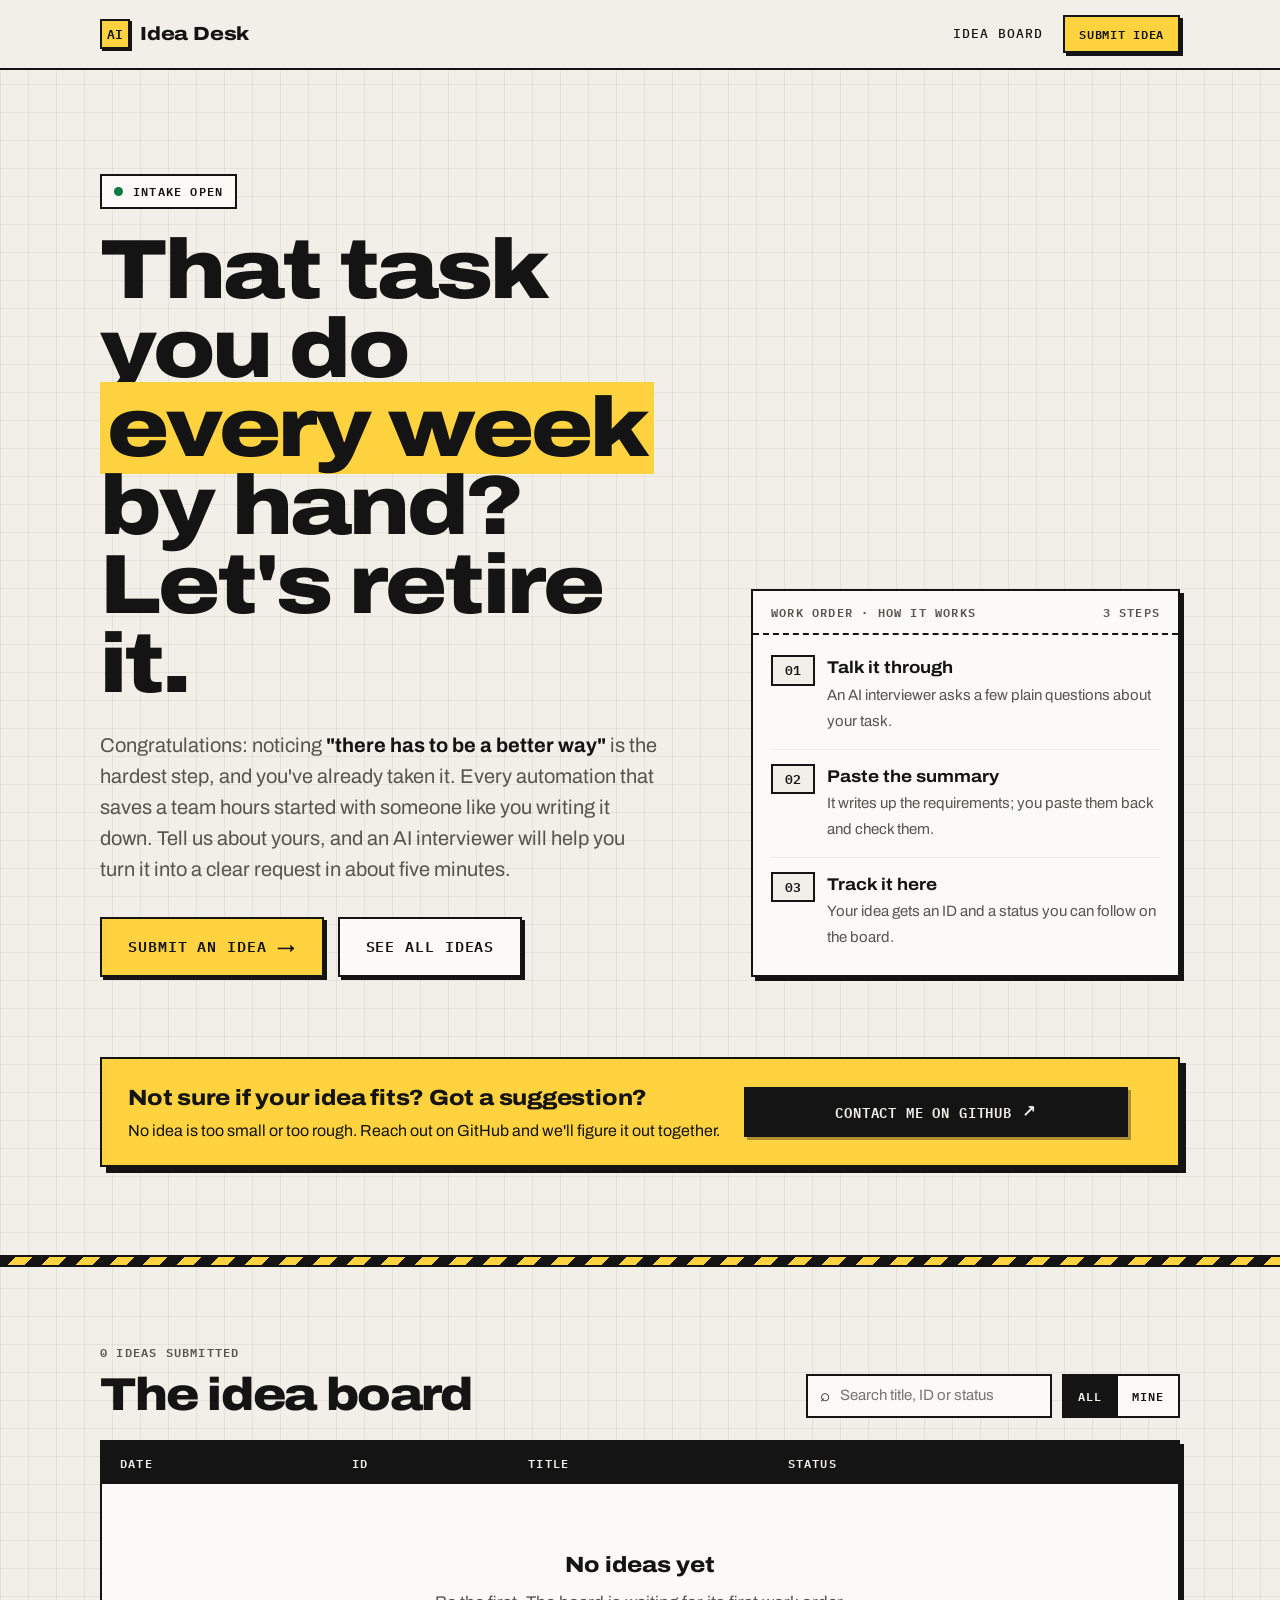
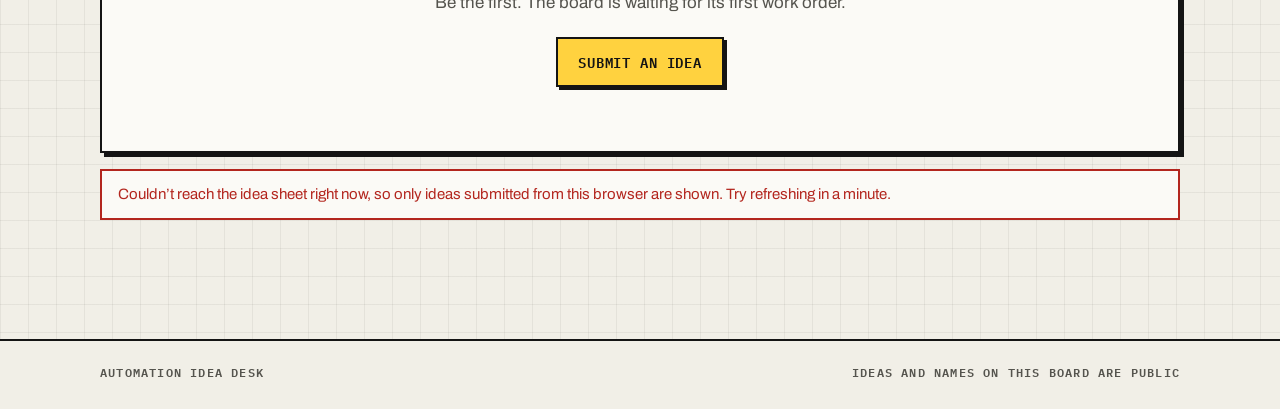
<file: index.html>
<!doctype html>
<html lang="en">
<head>
  <meta charset="utf-8">
  <meta name="viewport" content="width=device-width, initial-scale=1">
  <title>Automation Idea Desk</title>
  <meta name="description" content="Submit an idea for automating a repetitive task and track its status.">
  <link rel="preconnect" href="https://fonts.googleapis.com">
  <link rel="preconnect" href="https://fonts.gstatic.com" crossorigin>
  <link href="https://fonts.googleapis.com/css2?family=Archivo:wdth,wght@62..125,400..900&family=IBM+Plex+Mono:wght@400;500;600&display=swap" rel="stylesheet">
  <link rel="stylesheet" href="assets/css/style.css">
  <link rel="icon" href="data:image/svg+xml,<svg xmlns='http://www.w3.org/2000/svg' viewBox='0 0 32 32'><rect x='2' y='2' width='28' height='28' fill='%23ffd23f' stroke='%23141414' stroke-width='3'/><text x='16' y='22' font-family='monospace' font-size='15' font-weight='700' text-anchor='middle' fill='%23141414'>AI</text></svg>">
</head>
<body>
  <header class="site-header">
    <div class="wrap">
      <a class="brand" href="./"><span class="brand-mark" aria-hidden="true">AI</span>Idea Desk</a>
      <nav class="nav" aria-label="Main">
        <a class="nav-text" href="#board">Idea board</a>
        <a class="btn btn--sm" href="submit.html">Submit idea</a>
      </nav>
    </div>
  </header>

  <main>
    <section class="hero">
      <div class="wrap">
        <div>
          <span class="kicker">Intake open</span>
          <h1 class="display">That task you do <mark>every week</mark> by hand? Let's retire it.</h1>
          <p class="lede">
            Congratulations: noticing <strong>"there has to be a better way"</strong> is the hardest step,
            and you've already taken it. Every automation that saves a team hours started with someone
            like you writing it down. Tell us about yours, and an AI interviewer will help you turn it into
            a clear request in about five minutes.
          </p>
          <div class="hero-actions">
            <a class="btn btn--lg" href="submit.html">Submit an idea <span class="arrow" aria-hidden="true">→</span></a>
            <a class="btn btn--plain btn--lg" href="#board">See all ideas</a>
          </div>
        </div>

        <aside class="ticket" aria-label="How it works">
          <div class="ticket-head">
            <span class="label">Work order · how it works</span>
            <span class="label">3 steps</span>
          </div>
          <ol class="ticket-steps">
            <li><div><b>Talk it through</b><span>An AI interviewer asks a few plain questions about your task.</span></div></li>
            <li><div><b>Paste the summary</b><span>It writes up the requirements; you paste them back and check them.</span></div></li>
            <li><div><b>Track it here</b><span>Your idea gets an ID and a status you can follow on the board.</span></div></li>
          </ol>
        </aside>
      </div>
    </section>

    <section class="contact" aria-labelledby="contact-title">
      <div class="wrap">
        <div class="contact-card">
          <img id="gh-avatar" src="" alt="" width="64" height="64">
          <div>
            <h2 id="contact-title">Not sure if your idea fits? Got a suggestion?</h2>
            <p>No idea is too small or too rough. Reach out on GitHub and we'll figure it out together.</p>
          </div>
          <a class="btn" id="gh-link" href="#" target="_blank" rel="noopener">Contact me on GitHub <span class="arrow" aria-hidden="true">↗</span></a>
        </div>
      </div>
    </section>

    <div class="hazard" aria-hidden="true"></div>

    <section class="section" id="board" aria-labelledby="board-title">
      <div class="wrap">
        <div class="section-head">
          <div>
            <span class="label" id="board-count">Loading…</span>
            <h2 id="board-title">The idea board</h2>
          </div>
          <div class="controls">
            <label class="field-inline">
              <span class="visually-hidden">Search ideas</span>
              <span aria-hidden="true">⌕</span>
              <input type="search" id="search" placeholder="Search title, ID or status">
            </label>
            <div class="toggle" role="group" aria-label="Filter ideas">
              <button type="button" data-filter="all" aria-pressed="true">All</button>
              <button type="button" data-filter="mine" aria-pressed="false">Mine</button>
            </div>
          </div>
        </div>

        <div class="board">
          <table>
            <thead>
              <tr>
                <th scope="col">Date</th>
                <th scope="col">ID</th>
                <th scope="col">Title</th>
                <th scope="col">Status</th>
                <th scope="col"><span class="visually-hidden">Open</span></th>
              </tr>
            </thead>
            <tbody id="board-body">
              <tr class="skeleton-row"><td colspan="5"><span style="width:70%"></span></td></tr>
              <tr class="skeleton-row"><td colspan="5"><span style="width:55%"></span></td></tr>
              <tr class="skeleton-row"><td colspan="5"><span style="width:62%"></span></td></tr>
            </tbody>
          </table>
        </div>
        <div id="board-notice"></div>
      </div>
    </section>
  </main>

  <footer class="site-footer">
    <div class="wrap">
      <span class="label">Automation Idea Desk</span>
      <span class="label">Ideas and names on this board are public</span>
    </div>
  </footer>

  <script type="module" src="assets/js/index.js"></script>
</body>
</html>
</file>
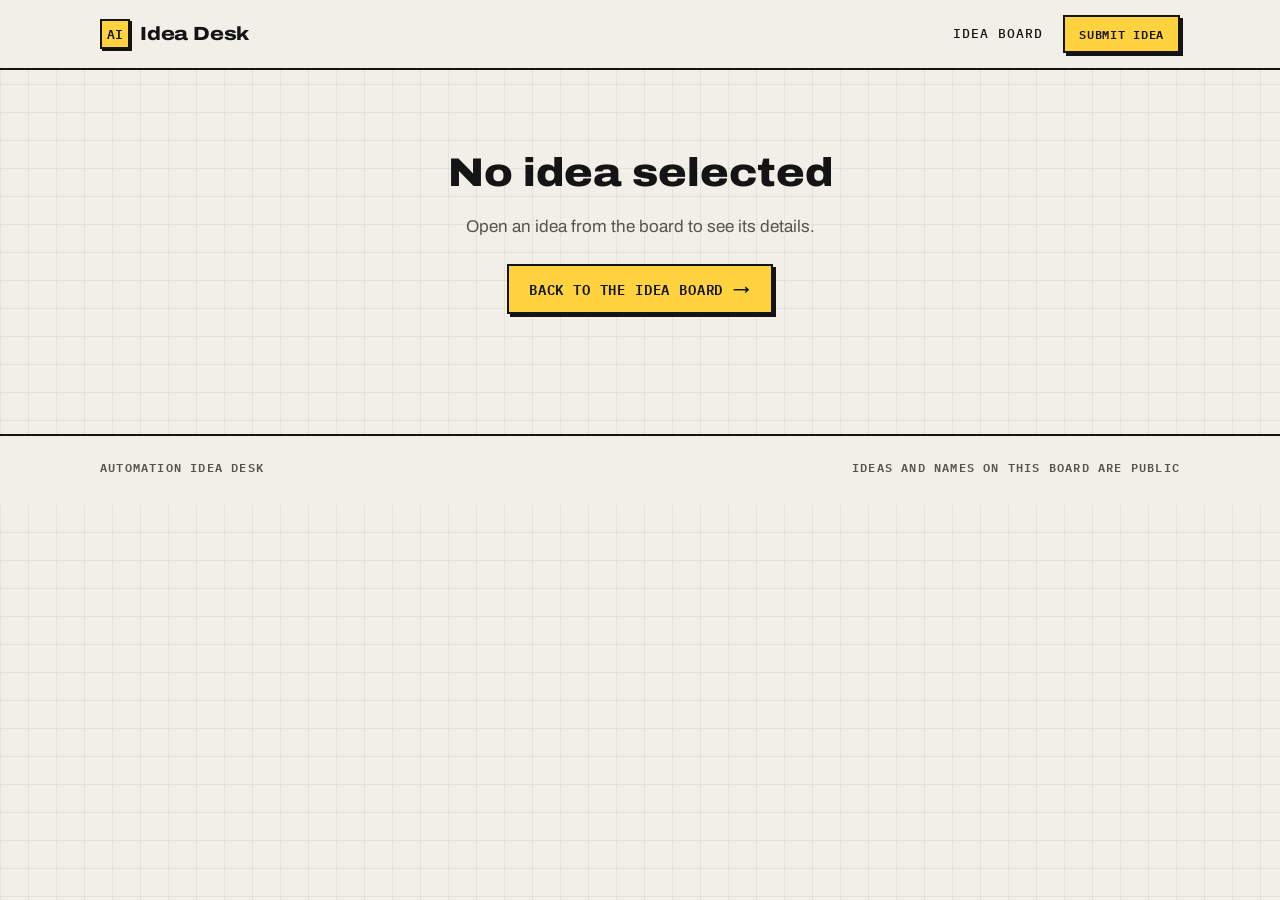
<file: request.html>
<!doctype html>
<html lang="en">
<head>
  <meta charset="utf-8">
  <meta name="viewport" content="width=device-width, initial-scale=1">
  <title>Idea Details</title>
  <meta name="description" content="Full details and status of a submitted automation idea.">
  <link rel="preconnect" href="https://fonts.googleapis.com">
  <link rel="preconnect" href="https://fonts.gstatic.com" crossorigin>
  <link href="https://fonts.googleapis.com/css2?family=Archivo:wdth,wght@62..125,400..900&family=IBM+Plex+Mono:wght@400;500;600&display=swap" rel="stylesheet">
  <link rel="stylesheet" href="assets/css/style.css">
  <link rel="icon" href="data:image/svg+xml,<svg xmlns='http://www.w3.org/2000/svg' viewBox='0 0 32 32'><rect x='2' y='2' width='28' height='28' fill='%23ffd23f' stroke='%23141414' stroke-width='3'/><text x='16' y='22' font-family='monospace' font-size='15' font-weight='700' text-anchor='middle' fill='%23141414'>AI</text></svg>">
</head>
<body>
  <header class="site-header">
    <div class="wrap">
      <a class="brand" href="./"><span class="brand-mark" aria-hidden="true">AI</span>Idea Desk</a>
      <nav class="nav" aria-label="Main">
        <a class="nav-text" href="./#board">Idea board</a>
        <a class="btn btn--sm" href="submit.html">Submit idea</a>
      </nav>
    </div>
  </header>

  <main class="wrap" id="detail">
    <div class="state"><p class="label">Loading idea…</p></div>
  </main>

  <footer class="site-footer">
    <div class="wrap">
      <span class="label">Automation Idea Desk</span>
      <span class="label">Ideas and names on this board are public</span>
    </div>
  </footer>

  <script type="module" src="assets/js/request.js"></script>
</body>
</html>
</file>
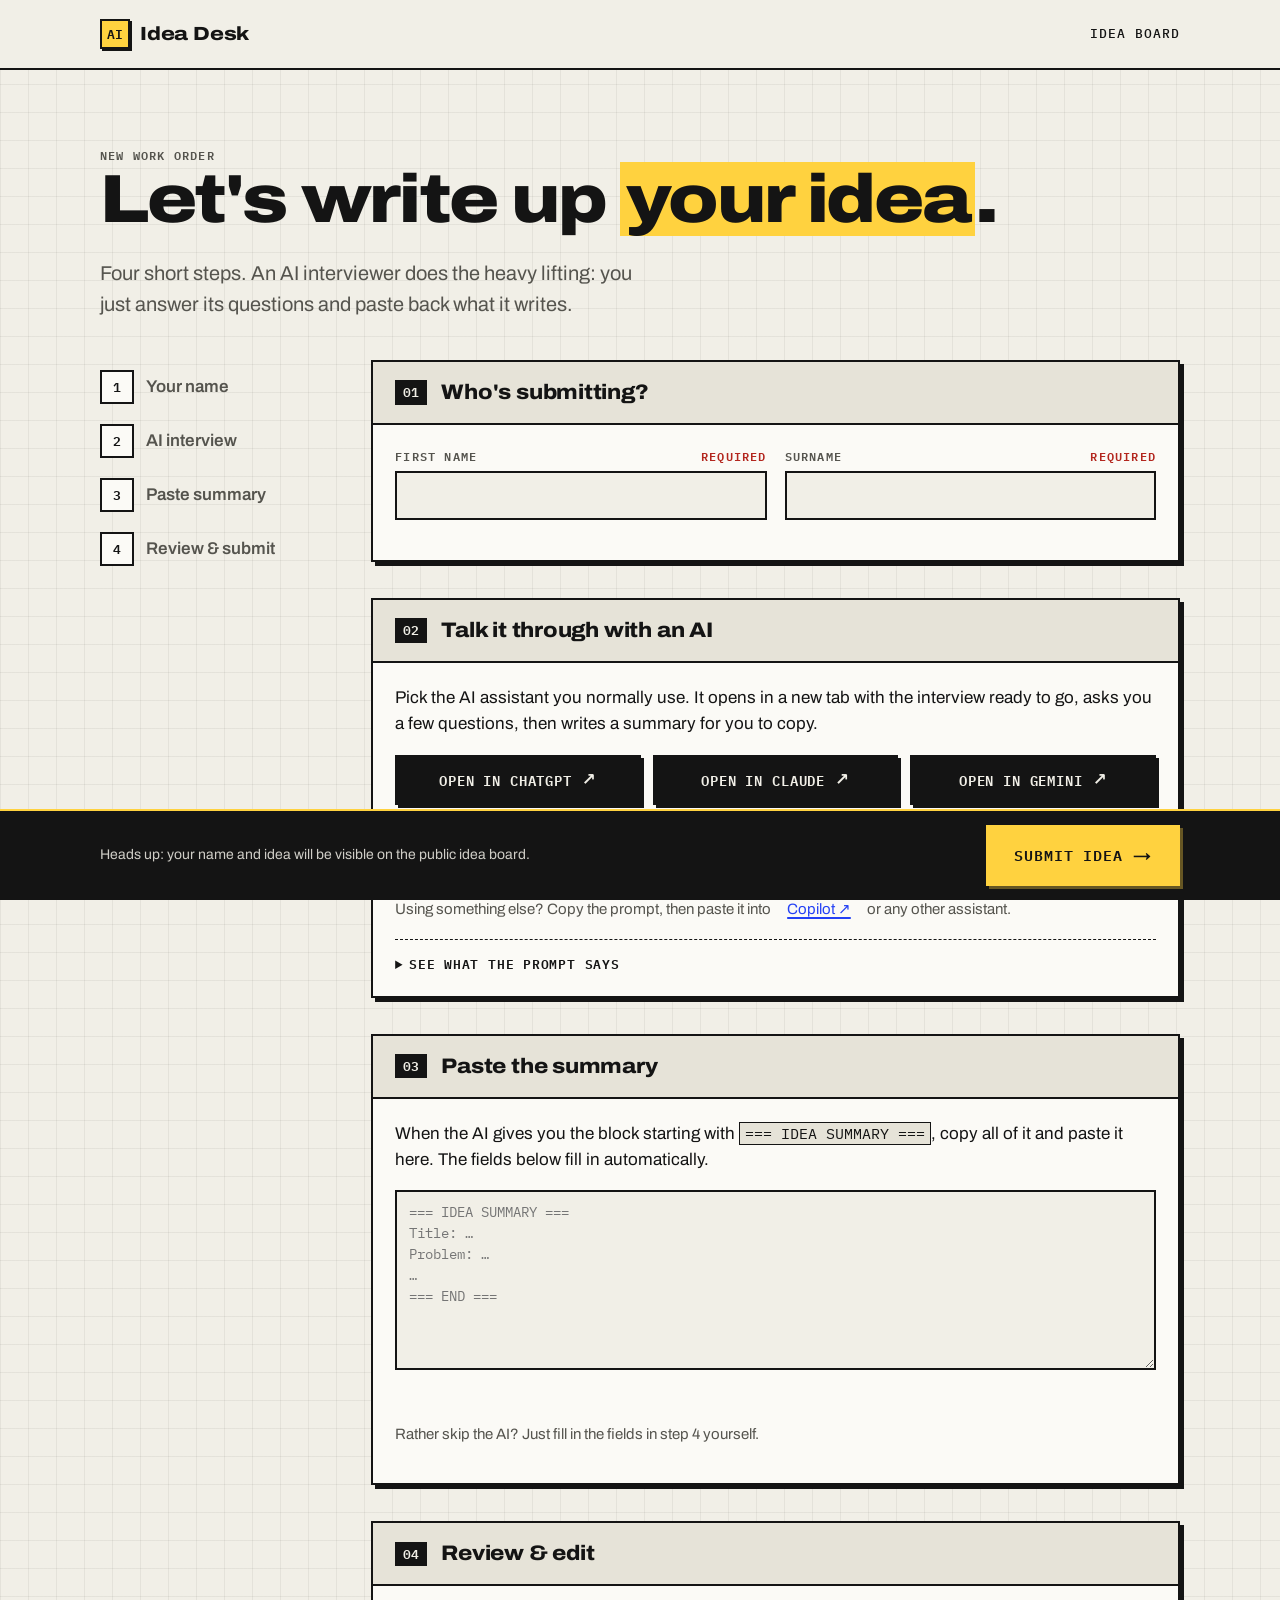
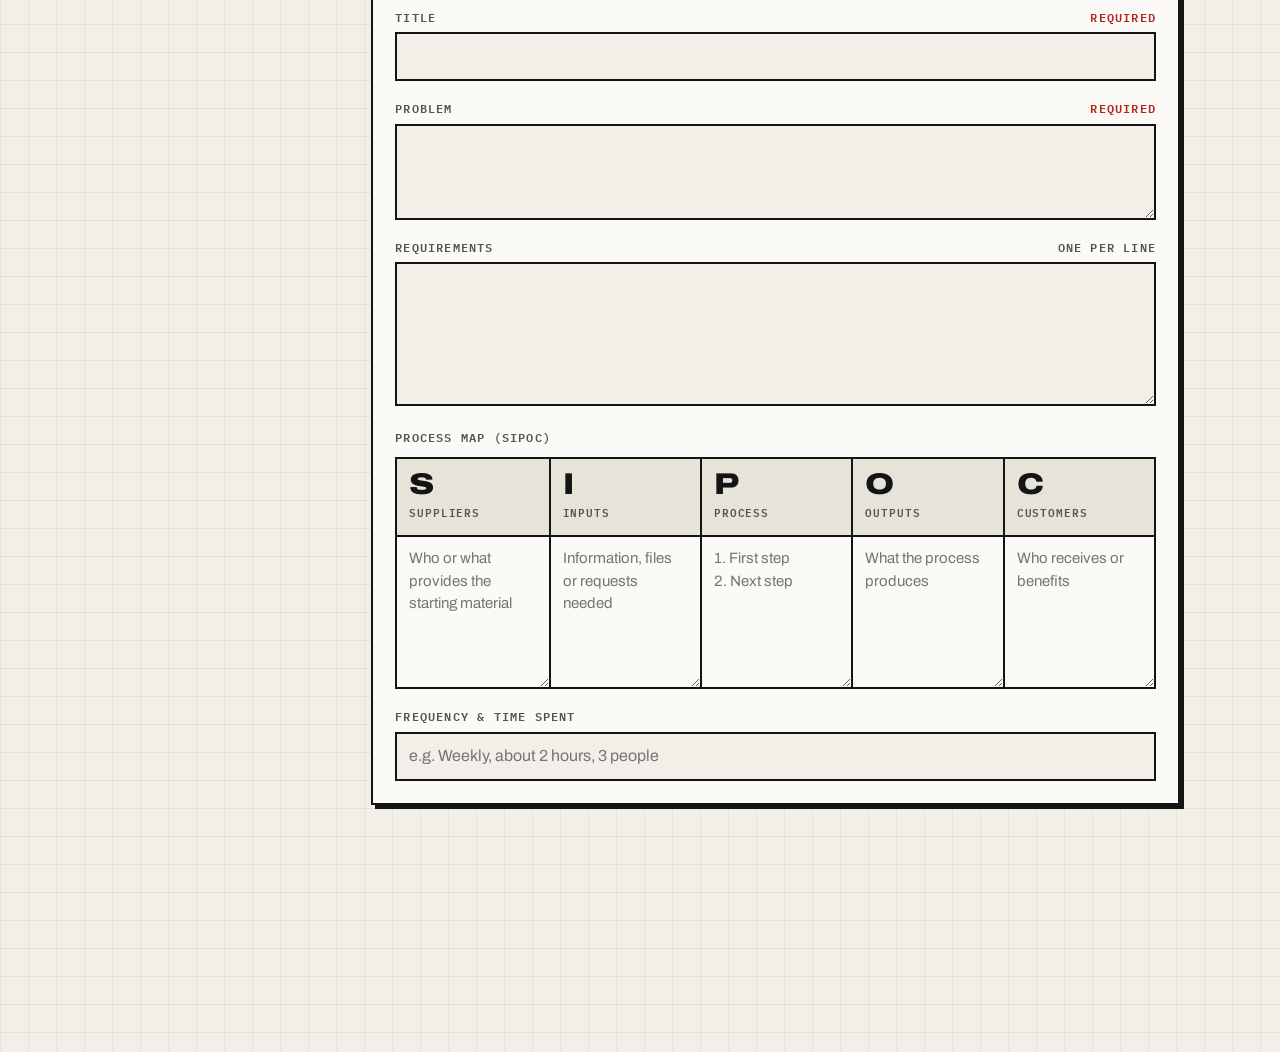
<file: submit.html>
<!doctype html>
<html lang="en">
<head>
  <meta charset="utf-8">
  <meta name="viewport" content="width=device-width, initial-scale=1">
  <title>Submit an Idea</title>
  <meta name="description" content="Describe your automation idea with an AI interviewer and submit it.">
  <link rel="preconnect" href="https://fonts.googleapis.com">
  <link rel="preconnect" href="https://fonts.gstatic.com" crossorigin>
  <link href="https://fonts.googleapis.com/css2?family=Archivo:wdth,wght@62..125,400..900&family=IBM+Plex+Mono:wght@400;500;600&display=swap" rel="stylesheet">
  <link rel="stylesheet" href="assets/css/style.css">
  <link rel="icon" href="data:image/svg+xml,<svg xmlns='http://www.w3.org/2000/svg' viewBox='0 0 32 32'><rect x='2' y='2' width='28' height='28' fill='%23ffd23f' stroke='%23141414' stroke-width='3'/><text x='16' y='22' font-family='monospace' font-size='15' font-weight='700' text-anchor='middle' fill='%23141414'>AI</text></svg>">
</head>
<body>
  <header class="site-header">
    <div class="wrap">
      <a class="brand" href="./"><span class="brand-mark" aria-hidden="true">AI</span>Idea Desk</a>
      <nav class="nav" aria-label="Main">
        <a class="nav-text" href="./#board">Idea board</a>
      </nav>
    </div>
  </header>

  <main>
    <section class="page-head">
      <div class="wrap">
        <span class="label">New work order</span>
        <h1 class="display">Let's write up <mark>your idea</mark>.</h1>
        <p class="lede">Four short steps. An AI interviewer does the heavy lifting: you just answer its questions and paste back what it writes.</p>
      </div>
    </section>

    <form class="wrap steps-layout" id="idea-form" novalidate>
      <ol class="step-rail" aria-label="Progress">
        <li data-rail="1"><span class="num"><span>1</span></span>Your name</li>
        <li data-rail="2"><span class="num"><span>2</span></span>AI interview</li>
        <li data-rail="3"><span class="num"><span>3</span></span>Paste summary</li>
        <li data-rail="4"><span class="num"><span>4</span></span>Review &amp; submit</li>
      </ol>

      <div>
        <!-- Step 1 -->
        <section class="step" id="step-1" aria-labelledby="s1-title">
          <div class="step-head"><span class="num">01</span><h2 id="s1-title">Who's submitting?</h2></div>
          <div class="step-body">
            <div class="grid-2">
              <div class="field">
                <label class="label" for="firstName">First name <span class="req">Required</span></label>
                <input type="text" id="firstName" name="firstName" autocomplete="given-name" required>
              </div>
              <div class="field">
                <label class="label" for="surname">Surname <span class="req">Required</span></label>
                <input type="text" id="surname" name="surname" autocomplete="family-name" required>
              </div>
            </div>
            <div class="honeypot" aria-hidden="true">
              <label for="website">Leave this empty</label>
              <input type="text" id="website" name="website" tabindex="-1" autocomplete="off">
            </div>
          </div>
        </section>

        <!-- Step 2 -->
        <section class="step" id="step-2" aria-labelledby="s2-title">
          <div class="step-head"><span class="num">02</span><h2 id="s2-title">Talk it through with an AI</h2></div>
          <div class="step-body">
            <p>Pick the AI assistant you normally use. It opens in a new tab with the interview ready to go, asks you a few questions, then writes a summary for you to copy.</p>
            <div class="ai-buttons" id="ai-buttons">
              <a class="btn btn--ink" id="open-chatgpt" href="#" target="_blank" rel="noopener">Open in ChatGPT <span class="arrow" aria-hidden="true">↗</span></a>
              <a class="btn btn--ink" id="open-claude" href="#" target="_blank" rel="noopener">Open in Claude <span class="arrow" aria-hidden="true">↗</span></a>
              <a class="btn btn--ink" id="open-gemini" href="https://gemini.google.com/app" target="_blank" rel="noopener">Open in Gemini <span class="arrow" aria-hidden="true">↗</span></a>
            </div>
            <p class="parse-status" id="gemini-status" role="status" aria-live="polite"></p>
            <div class="copy-flow">
              <div><button type="button" class="btn btn--plain" id="copy-prompt">Copy interview prompt</button></div>
              <div class="links hint">
                <span>Using something else? Copy the prompt, then paste it into</span>
                <a href="https://copilot.microsoft.com/" target="_blank" rel="noopener">Copilot ↗</a>
                <span>or any other assistant.</span>
              </div>
            </div>
            <details class="prompt-peek">
              <summary>See what the prompt says</summary>
              <pre id="prompt-text"></pre>
            </details>
          </div>
        </section>

        <!-- Step 3 -->
        <section class="step" id="step-3" aria-labelledby="s3-title">
          <div class="step-head"><span class="num">03</span><h2 id="s3-title">Paste the summary</h2></div>
          <div class="step-body paste-box">
            <p>When the AI gives you the block starting with <code>=== IDEA SUMMARY ===</code>, copy all of it and paste it here. The fields below fill in automatically.</p>
            <label class="visually-hidden" for="paste">Paste the AI summary</label>
            <textarea id="paste" placeholder="=== IDEA SUMMARY ===&#10;Title: …&#10;Problem: …&#10;…&#10;=== END ==="></textarea>
            <p class="parse-status" id="parse-status" role="status" aria-live="polite"></p>
            <p class="hint">Rather skip the AI? Just fill in the fields in step 4 yourself.</p>
          </div>
        </section>

        <!-- Step 4 -->
        <section class="step" id="step-4" aria-labelledby="s4-title">
          <div class="step-head"><span class="num">04</span><h2 id="s4-title">Review &amp; edit</h2></div>
          <div class="step-body">
            <div class="field">
              <label class="label" for="title">Title <span class="req">Required</span></label>
              <input type="text" id="title" name="title" maxlength="120" required>
            </div>
            <div class="field">
              <label class="label" for="problem">Problem <span class="req">Required</span></label>
              <textarea id="problem" name="problem" required></textarea>
            </div>
            <div class="field">
              <label class="label" for="requirements">Requirements <span>One per line</span></label>
              <textarea id="requirements" name="requirements" rows="5"></textarea>
            </div>

            <span class="label">Process map (SIPOC)</span>
            <div class="sipoc">
              <div class="sipoc-col">
                <header><b>S</b><small><label for="suppliers">Suppliers</label></small></header>
                <textarea id="suppliers" name="suppliers" placeholder="Who or what provides the starting material"></textarea>
              </div>
              <div class="sipoc-col">
                <header><b>I</b><small><label for="inputs">Inputs</label></small></header>
                <textarea id="inputs" name="inputs" placeholder="Information, files or requests needed"></textarea>
              </div>
              <div class="sipoc-col">
                <header><b>P</b><small><label for="process">Process</label></small></header>
                <textarea id="process" name="process" placeholder="1. First step&#10;2. Next step"></textarea>
              </div>
              <div class="sipoc-col">
                <header><b>O</b><small><label for="outputs">Outputs</label></small></header>
                <textarea id="outputs" name="outputs" placeholder="What the process produces"></textarea>
              </div>
              <div class="sipoc-col">
                <header><b>C</b><small><label for="customers">Customers</label></small></header>
                <textarea id="customers" name="customers" placeholder="Who receives or benefits"></textarea>
              </div>
            </div>

            <div class="field">
              <label class="label" for="frequency">Frequency &amp; time spent</label>
              <input type="text" id="frequency" name="frequency" placeholder="e.g. Weekly, about 2 hours, 3 people">
            </div>
          </div>
        </section>
      </div>
    </form>
  </main>

  <div class="submit-bar">
    <div class="wrap">
      <p id="submit-note">Heads up: your name and idea will be visible on the public idea board.</p>
      <button type="submit" form="idea-form" class="btn btn--lg" id="submit-btn">Submit idea <span class="arrow" aria-hidden="true">→</span></button>
    </div>
  </div>

  <script type="module" src="assets/js/submit.js"></script>
</body>
</html>
</file>
<file: assets/css/style.css>
/* ==========================================================
   Idea Desk — "work order" look: paper grid, ink rules,
   safety-yellow signal, monospace labels, hard offset shadows.
   ========================================================== */

:root {
  --paper: #f1efe7;
  --paper-2: #e6e3d8;
  --card: #fbfaf6;
  --ink: #141414;
  --ink-2: #55544e;
  --rule: #141414;
  --grid: rgba(20, 20, 20, 0.06);
  --signal: #ffd23f;
  --on-signal: #141414;
  --link: #2340f5;

  --st-new: #2340f5;
  --st-review: #a35d00;
  --st-progress: #6b3fd6;
  --st-done: #0b7a43;
  --st-declined: #b3261e;
  --st-pending: #55544e;

  --shadow: 4px 4px 0 var(--rule);
  --shadow-sm: 3px 3px 0 var(--rule);

  --font-display: "Archivo", system-ui, sans-serif;
  --font-mono: "IBM Plex Mono", ui-monospace, monospace;

  --gutter: clamp(16px, 4vw, 40px);
  --max: 1160px;

  color-scheme: light;
}

@media (prefers-color-scheme: dark) {
  :root:not([data-theme="light"]) {
    --paper: #121310;
    --paper-2: #1c1d19;
    --card: #191a16;
    --ink: #eeece3;
    --ink-2: #a9a79d;
    --rule: #eeece3;
    --grid: rgba(238, 236, 227, 0.05);
    --link: #8e9bff;
    --st-new: #8e9bff;
    --st-review: #f0a63a;
    --st-progress: #b69bff;
    --st-done: #4fd08a;
    --st-declined: #ff7a70;
    --st-pending: #a9a79d;
    color-scheme: dark;
  }
}

/* ---------- Base ---------- */

*, *::before, *::after { box-sizing: border-box; }

html { -webkit-text-size-adjust: 100%; }

body {
  margin: 0;
  background-color: var(--paper);
  background-image:
    linear-gradient(var(--grid) 1px, transparent 1px),
    linear-gradient(90deg, var(--grid) 1px, transparent 1px);
  background-size: 28px 28px;
  color: var(--ink);
  font-family: var(--font-display);
  font-size: 17px;
  line-height: 1.55;
  font-variation-settings: "wdth" 100;
  overflow-x: hidden;
}

a { color: var(--link); text-underline-offset: 3px; text-decoration-thickness: 2px; }
a:hover { text-decoration-color: var(--signal); }

:focus-visible { outline: 3px solid var(--link); outline-offset: 3px; }

img { max-width: 100%; display: block; }

.wrap { width: 100%; max-width: var(--max); margin: 0 auto; padding: 0 var(--gutter); }

.visually-hidden {
  position: absolute !important; width: 1px; height: 1px; overflow: hidden;
  clip: rect(0 0 0 0); white-space: nowrap;
}

.label {
  font-family: var(--font-mono);
  font-size: 12px;
  font-weight: 600;
  letter-spacing: 0.1em;
  text-transform: uppercase;
  color: var(--ink-2);
}

.hazard {
  height: 12px;
  background: repeating-linear-gradient(-45deg, var(--signal) 0 12px, #141414 12px 24px);
  border-block: 2px solid #141414;
}

/* ---------- Header ---------- */

.site-header { border-bottom: 2px solid var(--rule); background: var(--paper); position: relative; z-index: 2; }
.site-header .wrap { display: flex; align-items: center; justify-content: space-between; gap: 16px; min-height: 68px; }

.brand {
  display: inline-flex; align-items: center; gap: 10px;
  color: var(--ink); text-decoration: none;
  font-weight: 800; font-size: 19px; letter-spacing: -0.01em;
  font-variation-settings: "wdth" 118;
}
.brand-mark {
  width: 30px; height: 30px; border: 2px solid var(--rule); background: var(--signal);
  display: grid; place-items: center; box-shadow: 2px 2px 0 var(--rule);
  font-family: var(--font-mono); font-size: 13px; font-weight: 600; color: var(--on-signal);
}

.nav { display: flex; align-items: center; gap: 20px; }
.nav a:not(.btn) { color: var(--ink); text-decoration: none; font-family: var(--font-mono); font-size: 13px; font-weight: 500; text-transform: uppercase; letter-spacing: 0.08em; }
.nav a:not(.btn):hover { text-decoration: underline; text-decoration-color: var(--signal); text-decoration-thickness: 3px; }

/* ---------- Buttons ---------- */

.btn {
  display: inline-flex; align-items: center; justify-content: center; gap: 10px;
  padding: 12px 20px;
  border: 2px solid var(--rule);
  background: var(--signal);
  color: var(--on-signal);
  font-family: var(--font-mono); font-size: 14px; font-weight: 600;
  letter-spacing: 0.06em; text-transform: uppercase; text-decoration: none;
  box-shadow: var(--shadow-sm);
  cursor: pointer;
  transition: transform 0.08s ease, box-shadow 0.08s ease;
}
.btn:hover { transform: translate(-1px, -1px); box-shadow: 4px 4px 0 var(--rule); text-decoration: none; }
.btn:active { transform: translate(3px, 3px); box-shadow: 0 0 0 var(--rule); }
.btn[disabled] { opacity: 0.55; cursor: not-allowed; transform: none; box-shadow: var(--shadow-sm); }

.btn--plain { background: var(--card); color: var(--ink); }
.btn--ink { background: var(--ink); color: var(--paper); }
.btn--sm { padding: 8px 14px; font-size: 12px; }
.btn--lg { padding: 16px 26px; font-size: 15px; }

.btn .arrow { font-family: var(--font-display); font-size: 1.2em; line-height: 1; }

/* ---------- Hero ---------- */

.hero { padding: clamp(48px, 9vw, 104px) 0 clamp(40px, 7vw, 80px); }
.hero .wrap { display: grid; grid-template-columns: 1.35fr 1fr; gap: clamp(32px, 6vw, 72px); align-items: end; }

.kicker {
  display: inline-flex; align-items: center; gap: 10px; margin-bottom: 22px;
  padding: 6px 12px; border: 2px solid var(--rule); background: var(--card);
  font-family: var(--font-mono); font-size: 12px; font-weight: 600; letter-spacing: 0.1em; text-transform: uppercase;
}
.kicker::before { content: ""; width: 9px; height: 9px; background: var(--st-done); border-radius: 50%; }

.display {
  margin: 0;
  font-weight: 850;
  font-size: clamp(40px, 7.2vw, 84px);
  line-height: 0.94;
  letter-spacing: -0.035em;
  font-variation-settings: "wdth" 116;
}
.display mark {
  background: var(--signal); color: var(--on-signal);
  padding: 0 0.08em; -webkit-box-decoration-break: clone; box-decoration-break: clone;
}

.lede { max-width: 560px; margin: 26px 0 32px; font-size: clamp(17px, 1.7vw, 20px); color: var(--ink-2); }
.lede strong { color: var(--ink); }

.hero-actions { display: flex; flex-wrap: wrap; gap: 14px; align-items: center; }

/* Work-order card in the hero */
.ticket {
  background: var(--card);
  border: 2px solid var(--rule);
  box-shadow: var(--shadow);
  position: relative;
}
.ticket-head {
  display: flex; justify-content: space-between; align-items: center;
  padding: 12px 18px; border-bottom: 2px dashed var(--rule);
}
.ticket-steps { list-style: none; margin: 0; padding: 6px 18px 10px; counter-reset: step; }
.ticket-steps li {
  counter-increment: step;
  display: grid; grid-template-columns: 44px 1fr; gap: 12px; align-items: start;
  padding: 14px 0; border-bottom: 1px solid var(--grid);
}
.ticket-steps li:last-child { border-bottom: 0; }
.ticket-steps li::before {
  content: counter(step, decimal-leading-zero);
  font-family: var(--font-mono); font-weight: 600; font-size: 13px;
  border: 2px solid var(--rule); padding: 3px 0; text-align: center; background: var(--paper);
}
.ticket-steps b { display: block; font-size: 17px; font-variation-settings: "wdth" 110; }
.ticket-steps span { color: var(--ink-2); font-size: 15px; }

/* ---------- Contact strip ---------- */

.contact { padding: 0 0 clamp(48px, 8vw, 88px); }
.contact-card {
  display: grid; grid-template-columns: auto 1fr auto; gap: 24px; align-items: center;
  padding: 22px 26px;
  background: var(--signal); color: var(--on-signal);
  border: 2px solid #141414; box-shadow: 6px 6px 0 #141414;
}
.contact-card img { width: 64px; height: 64px; border: 2px solid #141414; background: var(--paper-2); }
.contact-card h2 { margin: 0 0 4px; font-size: 22px; font-weight: 800; letter-spacing: -0.01em; font-variation-settings: "wdth" 112; }
.contact-card p { margin: 0; font-size: 16px; }
.contact-card .btn { background: #141414; color: #f1efe7; border-color: #141414; box-shadow: 3px 3px 0 rgba(20,20,20,0.35); }

/* ---------- Section heads ---------- */

.section { padding: clamp(40px, 7vw, 72px) 0 clamp(56px, 9vw, 104px); }
.section-head { display: flex; flex-wrap: wrap; align-items: end; justify-content: space-between; gap: 18px 24px; margin-bottom: 22px; }
.section-head h2 {
  margin: 6px 0 0; font-size: clamp(30px, 4.4vw, 46px); font-weight: 850; line-height: 1;
  letter-spacing: -0.03em; font-variation-settings: "wdth" 114;
}

/* ---------- Board controls ---------- */

.controls { display: flex; flex-wrap: wrap; gap: 10px; align-items: center; }

.field-inline {
  display: flex; align-items: center; gap: 8px;
  border: 2px solid var(--rule); background: var(--card); padding: 0 12px; min-height: 44px;
}
.field-inline input { border: 0; background: transparent; color: var(--ink); font: inherit; font-size: 15px; width: 200px; min-height: 40px; outline: none; }
.field-inline:focus-within { outline: 3px solid var(--link); outline-offset: 2px; }

.toggle { display: inline-flex; border: 2px solid var(--rule); background: var(--card); }
.toggle button {
  border: 0; background: transparent; color: var(--ink); cursor: pointer;
  font-family: var(--font-mono); font-size: 12px; font-weight: 600; letter-spacing: 0.08em; text-transform: uppercase;
  padding: 0 14px; min-height: 40px;
}
.toggle button + button { border-left: 2px solid var(--rule); }
.toggle button[aria-pressed="true"] { background: var(--ink); color: var(--paper); }

/* ---------- Ideas board (table) ---------- */

.board { border: 2px solid var(--rule); background: var(--card); box-shadow: var(--shadow); }
.board table { width: 100%; border-collapse: collapse; }
.board thead th {
  text-align: left; padding: 12px 18px;
  background: var(--ink); color: var(--paper);
  font-family: var(--font-mono); font-size: 12px; font-weight: 600; letter-spacing: 0.1em; text-transform: uppercase;
}
.board tbody tr { border-top: 1px dashed color-mix(in srgb, var(--rule) 35%, transparent); cursor: pointer; }
.board tbody tr:first-child { border-top: 0; }
.board tbody tr:hover { background: var(--paper-2); }
.board td { padding: 16px 18px; vertical-align: middle; }
.board .col-date { width: 140px; font-family: var(--font-mono); font-size: 14px; color: var(--ink-2); white-space: nowrap; }
.board .col-id { width: 150px; }
.board .col-status { width: 160px; }
.board .col-go { width: 56px; text-align: right; font-size: 20px; }
.board .title-link { color: var(--ink); text-decoration: none; font-weight: 650; font-size: 17px; }
.board tr:hover .title-link { text-decoration: underline; text-decoration-color: var(--signal); text-decoration-thickness: 3px; }
.board .mine-tag {
  margin-left: 8px; font-family: var(--font-mono); font-size: 11px; font-weight: 600;
  letter-spacing: 0.08em; text-transform: uppercase; color: var(--ink-2);
  border: 1px solid currentColor; padding: 1px 6px; vertical-align: 2px;
}

.id-chip {
  display: inline-block; font-family: var(--font-mono); font-size: 13px; font-weight: 600;
  padding: 2px 8px; border: 2px solid var(--rule); background: var(--paper); white-space: nowrap;
}

.board-empty { padding: 48px 24px; text-align: center; }
.board-empty p { margin: 8px 0 20px; color: var(--ink-2); }
.board-empty .big { font-size: 22px; font-weight: 800; color: var(--ink); margin: 0; font-variation-settings: "wdth" 112; }

.skeleton-row td { padding: 20px 18px; }
.skeleton-row span {
  display: block; height: 12px; background: var(--paper-2);
  animation: pulse 1.2s ease-in-out infinite;
}
@keyframes pulse { 50% { opacity: 0.45; } }

.notice {
  margin-top: 16px; padding: 12px 16px; border: 2px solid var(--st-declined);
  color: var(--st-declined); background: var(--card); font-size: 15px;
}

/* ---------- Status stamps ---------- */

.stamp {
  display: inline-block; padding: 3px 10px;
  border: 2px solid currentColor;
  font-family: var(--font-mono); font-size: 12px; font-weight: 600; letter-spacing: 0.08em; text-transform: uppercase;
  white-space: nowrap; background: var(--card);
}
.stamp--new { color: var(--st-new); }
.stamp--under-review { color: var(--st-review); }
.stamp--in-progress { color: var(--st-progress); }
.stamp--done { color: var(--st-done); }
.stamp--declined { color: var(--st-declined); }
.stamp--pending { color: var(--st-pending); border-style: dashed; }

/* ---------- Footer ---------- */

.site-footer { border-top: 2px solid var(--rule); padding: 22px 0 28px; background: var(--paper); }
.site-footer .wrap { display: flex; flex-wrap: wrap; justify-content: space-between; gap: 10px 24px; }

/* ==========================================================
   Submit page
   ========================================================== */

.page-head { padding: clamp(40px, 7vw, 72px) 0 clamp(28px, 4vw, 40px); }
.page-head .display { font-size: clamp(36px, 6vw, 68px); }
.page-head .lede { margin-bottom: 0; }

.steps-layout { display: grid; grid-template-columns: 220px 1fr; gap: clamp(24px, 4vw, 56px); padding-bottom: 120px; }

.step-rail { position: sticky; top: 24px; align-self: start; list-style: none; margin: 0; padding: 0; }
.step-rail li { display: flex; gap: 12px; align-items: center; padding: 10px 0; font-weight: 600; color: var(--ink-2); }
.step-rail .num {
  width: 34px; height: 34px; flex: none; display: grid; place-items: center;
  border: 2px solid var(--rule); background: var(--card); color: var(--ink);
  font-family: var(--font-mono); font-size: 13px; font-weight: 600;
}
.step-rail li.is-done { color: var(--ink); }
.step-rail li.is-done .num { background: var(--signal); color: var(--on-signal); }
.step-rail li.is-done .num::after { content: "✓"; }
.step-rail li.is-done .num span { display: none; }

.step {
  background: var(--card); border: 2px solid var(--rule); box-shadow: var(--shadow);
  margin-bottom: 36px; scroll-margin-top: 24px;
}
.step-head {
  display: flex; align-items: center; gap: 14px; padding: 14px 22px;
  border-bottom: 2px solid var(--rule); background: var(--paper-2);
}
.step-head .num {
  font-family: var(--font-mono); font-weight: 600; font-size: 13px;
  padding: 2px 8px; background: var(--ink); color: var(--paper);
}
.step-head h2 { margin: 0; font-size: 21px; font-weight: 800; letter-spacing: -0.01em; font-variation-settings: "wdth" 110; }
.step-body { padding: 22px; }
.step-body > p:first-child { margin-top: 0; }
.hint { color: var(--ink-2); font-size: 15px; }

.grid-2 { display: grid; grid-template-columns: 1fr 1fr; gap: 18px; }

.field { display: flex; flex-direction: column; gap: 6px; margin-bottom: 18px; }
.field:last-child { margin-bottom: 0; }
.field label, .field .label { display: flex; justify-content: space-between; gap: 8px; }
.field .req { color: var(--st-declined); }

input[type="text"], textarea {
  width: 100%; font: inherit; font-size: 16px; color: var(--ink);
  background: var(--paper); border: 2px solid var(--rule); border-radius: 0;
  padding: 10px 12px; min-height: 46px;
}
textarea { resize: vertical; min-height: 96px; line-height: 1.5; }
input[type="text"]:focus, textarea:focus { outline: 3px solid var(--link); outline-offset: 1px; }
input.is-invalid, textarea.is-invalid { border-color: var(--st-declined); box-shadow: inset 0 0 0 1px var(--st-declined); }

.ai-buttons { display: flex; flex-wrap: wrap; gap: 12px; margin: 18px 0 4px; }
.ai-buttons .btn { flex: 1 1 160px; }
#gemini-status { margin: 0 0 10px; }

.copy-flow { display: grid; gap: 8px; margin-top: 4px; }
.copy-flow .links { display: flex; flex-wrap: wrap; gap: 6px 16px; font-size: 15px; }

details.prompt-peek { margin-top: 18px; border-top: 1px dashed var(--rule); padding-top: 14px; }
details.prompt-peek summary { cursor: pointer; font-family: var(--font-mono); font-size: 13px; font-weight: 600; letter-spacing: 0.06em; text-transform: uppercase; }
details.prompt-peek pre {
  white-space: pre-wrap; max-height: 280px; overflow: auto; margin: 12px 0 0;
  font-family: var(--font-mono); font-size: 13px; line-height: 1.5;
  background: var(--paper); border: 2px solid var(--rule); padding: 14px;
}

.paste-box textarea { min-height: 180px; font-family: var(--font-mono); font-size: 14px; }
.parse-status { margin-top: 10px; font-family: var(--font-mono); font-size: 13px; min-height: 1.5em; }
.parse-status.ok { color: var(--st-done); }
.parse-status.warn { color: var(--st-review); }

/* SIPOC grid */
.sipoc { display: grid; grid-template-columns: repeat(5, 1fr); border: 2px solid var(--rule); margin: 6px 0 18px; }
.sipoc-col { display: flex; flex-direction: column; border-left: 2px solid var(--rule); min-width: 0; }
.sipoc-col:first-child { border-left: 0; }
.sipoc-col header { padding: 10px 12px; border-bottom: 2px solid var(--rule); background: var(--paper-2); }
.sipoc-col header b {
  display: block; font-size: 30px; line-height: 1; font-weight: 850; font-variation-settings: "wdth" 120;
}
.sipoc-col header small { font-family: var(--font-mono); font-size: 11px; font-weight: 600; letter-spacing: 0.08em; text-transform: uppercase; color: var(--ink-2); }
.sipoc-col textarea { border: 0; min-height: 150px; flex: 1; background: var(--card); font-size: 15px; }
.sipoc-col .read { padding: 12px; font-size: 15px; flex: 1; }
.sipoc-col .read ol, .sipoc-col .read ul { margin: 0; padding-left: 18px; }

.submit-bar {
  position: sticky; bottom: 0; z-index: 3;
  background: #141414; color: #f1efe7;
  border-top: 2px solid var(--signal);
}
.submit-bar .wrap { display: flex; align-items: center; justify-content: space-between; gap: 16px; padding-block: 14px; }
.submit-bar p { margin: 0; font-size: 14px; opacity: 0.85; }
.submit-bar .btn { box-shadow: 3px 3px 0 rgba(255, 210, 63, 0.35); border-color: var(--signal); }
.form-error { color: #ff8a80; font-weight: 600; }

.honeypot { position: absolute; left: -9999px; width: 1px; height: 1px; overflow: hidden; }

/* ==========================================================
   Request detail page
   ========================================================== */

.banner {
  margin-top: 28px; padding: 16px 20px; display: flex; flex-wrap: wrap; gap: 10px 16px; align-items: center; justify-content: space-between;
  background: var(--signal); color: var(--on-signal); border: 2px solid #141414; box-shadow: 4px 4px 0 #141414;
}
.banner b { font-size: 18px; }

#detail > p:last-child { margin: 0 0 96px; }

code { font-family: var(--font-mono); font-size: 0.88em; background: var(--paper-2); border: 1px solid var(--rule); padding: 1px 5px; }

.order { margin: 36px 0 28px; background: var(--card); border: 2px solid var(--rule); box-shadow: 8px 8px 0 var(--rule); }
.order-top {
  display: grid; grid-template-columns: 1fr auto; gap: 20px; align-items: start;
  padding: clamp(20px, 4vw, 36px); border-bottom: 2px dashed var(--rule);
}
.order-top h1 {
  margin: 14px 0 0; font-size: clamp(30px, 4.8vw, 52px); font-weight: 850; line-height: 1.02;
  letter-spacing: -0.03em; font-variation-settings: "wdth" 112; overflow-wrap: anywhere;
}
.order .stamp--big {
  font-size: 15px; padding: 8px 16px; border-width: 3px; transform: rotate(-4deg);
  box-shadow: 2px 2px 0 currentColor; margin-top: 8px;
}

.meta { display: grid; grid-template-columns: repeat(3, 1fr); border-bottom: 2px solid var(--rule); }
.meta div { padding: 16px clamp(20px, 4vw, 36px); border-left: 2px solid var(--rule); }
.meta div:first-child { border-left: 0; }
.meta dd { margin: 4px 0 0; font-weight: 650; font-size: 17px; }
.meta dt { margin: 0; }

.order-section { padding: clamp(20px, 4vw, 36px); border-bottom: 2px solid var(--rule); }
.order-section:last-child { border-bottom: 0; }
.order-section h2 { margin: 0 0 12px; }
.order-section p { margin: 0; white-space: pre-line; max-width: 760px; }
.order-section .reqs { margin: 0; padding: 0; list-style: none; counter-reset: r; max-width: 820px; }
.order-section .reqs li {
  counter-increment: r; display: grid; grid-template-columns: 52px 1fr; gap: 12px;
  padding: 10px 0; border-bottom: 1px dashed color-mix(in srgb, var(--rule) 30%, transparent);
}
.order-section .reqs li:last-child { border-bottom: 0; }
.order-section .reqs li::before {
  content: "R" counter(r, decimal-leading-zero);
  font-family: var(--font-mono); font-size: 13px; font-weight: 600; color: var(--ink-2); padding-top: 2px;
}

.state { padding: 72px 0 120px; text-align: center; }
.state h1 { font-size: clamp(28px, 4vw, 40px); margin: 0 0 10px; font-weight: 850; font-variation-settings: "wdth" 112; }
.state p { color: var(--ink-2); margin: 0 auto 24px; max-width: 520px; }

/* ==========================================================
   Responsive
   ========================================================== */

@media (max-width: 900px) {
  .hero .wrap { grid-template-columns: 1fr; }
  .steps-layout { grid-template-columns: 1fr; }
  .step-rail { display: none; }
  .sipoc { grid-template-columns: 1fr; }
  .sipoc-col { border-left: 0; border-top: 2px solid var(--rule); }
  .sipoc-col:first-child { border-top: 0; }
  .sipoc-col header { display: flex; align-items: baseline; gap: 10px; }
  .sipoc-col header b { font-size: 22px; }
  .sipoc-col textarea { min-height: 96px; }
}

@media (max-width: 700px) {
  body { font-size: 16px; }
  .nav .nav-text { display: none; }
  .contact-card { grid-template-columns: auto 1fr; padding: 18px; }
  .contact-card .btn { grid-column: 1 / -1; }
  .field-inline { flex: 1 1 100%; }
  .field-inline input { width: 100%; }
  .grid-2 { grid-template-columns: 1fr; gap: 0; }
  .grid-2 .field { margin-bottom: 18px; }

  /* Board becomes stacked cards */
  .board thead { display: none; }
  .board table, .board tbody, .board tr, .board td { display: block; width: auto; }
  .board tbody tr {
    display: grid; grid-template-columns: 1fr auto; gap: 6px 12px;
    padding: 16px; border-top: 2px solid var(--rule);
  }
  .board td { padding: 0; }
  .board .col-title { grid-column: 1 / -1; order: -1; }
  .board .col-date { width: auto; }
  .board .col-id { display: none; }
  .board .col-status { width: auto; grid-column: 2; grid-row: 2; text-align: right; }
  .board .col-go { display: none; }

  .submit-bar .wrap { flex-direction: column; align-items: stretch; }
  .submit-bar .btn { width: 100%; }

  .order-top { grid-template-columns: 1fr; }
  .meta { grid-template-columns: 1fr; }
  .meta div { border-left: 0; border-top: 2px solid var(--rule); }
  .meta div:first-child { border-top: 0; }
}

@media (prefers-reduced-motion: reduce) {
  *, *::before, *::after { transition: none !important; animation: none !important; }
}
</file>
